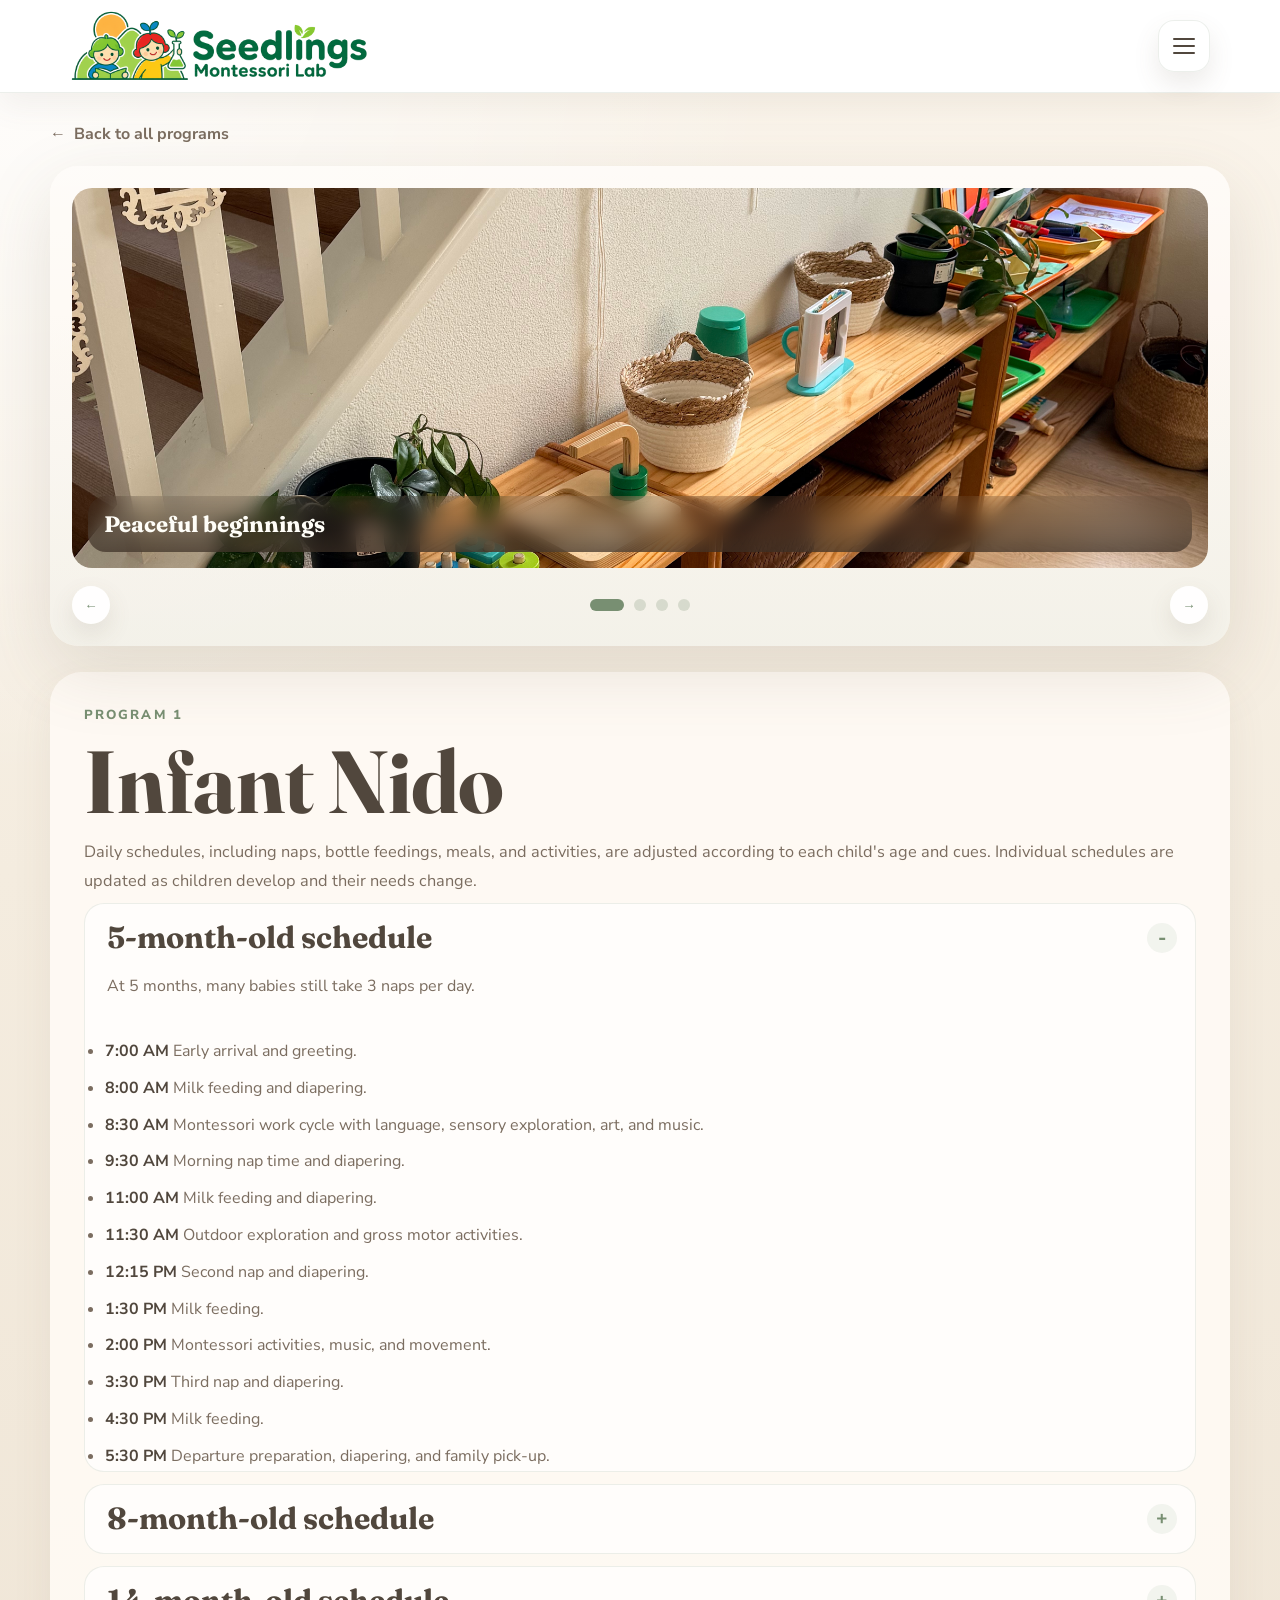
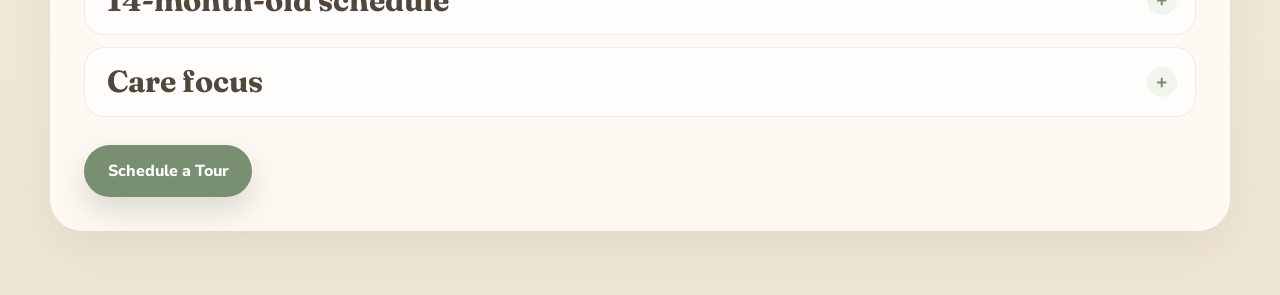
<file: infant-nido.html>
<!DOCTYPE html>
<html lang="en">
<head>
  <meta charset="UTF-8">
  <meta name="viewport" content="width=device-width, initial-scale=1.0">
  <title>Infant Nido | Seedlings Montessori Lab</title>
  <link rel="preconnect" href="https://fonts.googleapis.com">
  <link rel="preconnect" href="https://fonts.gstatic.com" crossorigin>
  <link href="https://fonts.googleapis.com/css2?family=Fraunces:opsz,wght@9..144,600;9..144,700&family=Nunito+Sans:wght@400;500;600;700;800&display=swap" rel="stylesheet">
  <link rel="stylesheet" href="styles.css">
</head>
<body class="program-body">
  <nav class="history-nav" aria-label="Page navigation">
    <button class="history-button menu-toggle" type="button" aria-expanded="false" aria-controls="site-menu-panel" aria-label="Open site menu">
      <span class="menu-bar"></span>
      <span class="menu-bar"></span>
      <span class="menu-bar"></span>
    </button>
    <div class="menu-panel" id="site-menu-panel">
      <div class="menu-panel-scroll">
        <a class="menu-link" href="index.html#top">Home</a>
        <details class="menu-group">
          <summary class="menu-group-summary">About Us</summary>
          <div class="menu-sublink-list">
            <a class="menu-link menu-sublink" href="vision.html">Vision</a>
            <a class="menu-link menu-sublink" href="staff.html">Staff</a>
            <a class="menu-link menu-sublink" href="gallery.html">Photo Gallery</a>
          </div>
        </details>
        <details class="menu-group">
          <summary class="menu-group-summary">Programs</summary>
          <div class="menu-sublink-list">
            <a class="menu-link menu-sublink" href="infant-nido.html">Infant Nido</a>
            <a class="menu-link menu-sublink" href="toddler-community.html">Toddler Community</a>
            <a class="menu-link menu-sublink" href="practical-life-studio.html">Primary</a>
            <a class="menu-link menu-sublink" href="creative-discovery.html">Parent and Me</a>
            <a class="menu-link menu-sublink" href="outdoor-explorers.html">Outdoor Explorer</a>
          </div>
        </details>
        <a class="menu-link" href="index.html#admission">Admission</a>
        <a class="menu-link" href="index.html#tuition">Tuition</a>
        <a class="menu-link" href="index.html#calendar">Calendar</a>
        <a class="menu-link" href="index.html#lunch-menu">Lunch Menu</a>
        <a class="menu-link" href="index.html#schedule-tour">Schedule a Tour</a>
      </div>
    </div>
  </nav>
  <div class="page-shell subpage-shell">
    <header class="site-header program-header">
      <a class="brand" href="index.html#top" aria-label="Seedlings Montessori Lab Home">
        <img src="images/logo.png" alt="Seedlings Montessori Lab logo">
      </a>
    </header>

    <main class="program-page">
      <a class="page-back" href="index.html#programs">Back to all programs</a>
      <section class="program-detail-layout">
        <section class="gallery-card gallery-root program-gallery" aria-label="Infant Nido gallery">
          <div class="gallery-track">
            <article class="slide active">
              <a class="program-image-link" href="https://www.instagram.com/p/DUvzh-PDy3f/" aria-label="Open Instagram post">
                <img src="images/Infat%20Nido/1.jpg" alt="Soft infant classroom with floor work and natural light" loading="eager" decoding="async">
                <div class="slide-caption">
                  <span>Peaceful beginnings</span>
                  <p>Care routines, floor play, and bonding follow each child's rhythm.</p>
                </div>
              </a>
            </article>
            <article class="slide">
              <a class="program-image-link" href="https://www.instagram.com/p/DUvzh-PDy3f/" aria-label="Open Instagram post">
                <img src="images/Infat%20Nido/2.jpg" alt="Caregiver guiding a sensory activity for infants" loading="lazy" decoding="async">
                <div class="slide-caption">
                  <span>Freedom of movement</span>
                  <p>Crawling, cruising, walking, songs, naming, and sensory work unfold at a gentle pace.</p>
                </div>
              </a>
            </article>
            <article class="slide">
              <a class="program-image-link" href="https://www.instagram.com/p/DUvzh-PDy3f/" aria-label="Open Instagram post">
                <img src="images/Infat%20Nido/3.jpg" alt="Infants and caregivers during a gentle morning routine" loading="lazy" decoding="async">
                <div class="slide-caption">
                  <span>Individualized rest</span>
                  <p>Feeding, diapering, sleep, and re-entry are handled calmly and respectfully.</p>
                </div>
              </a>
            </article>
            <article class="slide">
              <a class="program-image-link" href="https://www.instagram.com/p/DUvzh-PDy3f/" aria-label="Open Instagram post">
                <img src="images/Infat%20Nido/4.jpg" alt="Infant Nido Montessori materials and gentle care space" loading="lazy" decoding="async">
                <div class="slide-caption">
                  <span>Responsive care</span>
                  <p>A calm environment supports secure attachment, exploration, and early independence.</p>
                </div>
              </a>
            </article>
          </div>

          <div class="gallery-controls" aria-label="Slideshow controls">
            <button class="gallery-button" type="button" data-direction="prev" aria-label="Previous slide">&#8592;</button>
            <div class="gallery-dots" role="tablist" aria-label="Select slide">
              <button class="dot active" type="button" aria-label="Show slide 1" aria-pressed="true"></button>
              <button class="dot" type="button" aria-label="Show slide 2" aria-pressed="false"></button>
              <button class="dot" type="button" aria-label="Show slide 3" aria-pressed="false"></button>
              <button class="dot" type="button" aria-label="Show slide 4" aria-pressed="false"></button>
            </div>
            <button class="gallery-button" type="button" data-direction="next" aria-label="Next slide">&#8594;</button>
          </div>
        </section>

        <article class="program-copy-card program-accordion-card">
          <p class="eyebrow">Program 1</p>
          <h1>Infant Nido</h1>
          <p class="program-summary">
            Daily schedules, including naps, bottle feedings, meals, and activities, are adjusted
            according to each child's age and cues. Individual schedules are updated as children
            develop and their needs change.
          </p>
          <div class="program-accordion">
            <details class="program-panel" open>
              <summary>5-month-old schedule</summary>
              <p>At 5 months, many babies still take 3 naps per day.</p>
              <ul class="time-list">
                <li><strong>7:00 AM</strong> Early arrival and greeting.</li>
                <li><strong>8:00 AM</strong> Milk feeding and diapering.</li>
                <li><strong>8:30 AM</strong> Montessori work cycle with language, sensory exploration, art, and music.</li>
                <li><strong>9:30 AM</strong> Morning nap time and diapering.</li>
                <li><strong>11:00 AM</strong> Milk feeding and diapering.</li>
                <li><strong>11:30 AM</strong> Outdoor exploration and gross motor activities.</li>
                <li><strong>12:15 PM</strong> Second nap and diapering.</li>
                <li><strong>1:30 PM</strong> Milk feeding.</li>
                <li><strong>2:00 PM</strong> Montessori activities, music, and movement.</li>
                <li><strong>3:30 PM</strong> Third nap and diapering.</li>
                <li><strong>4:30 PM</strong> Milk feeding.</li>
                <li><strong>5:30 PM</strong> Departure preparation, diapering, and family pick-up.</li>
              </ul>
            </details>
            <details class="program-panel">
              <summary>8-month-old schedule</summary>
              <p>At 8 months, most babies transition to 2 naps per day and begin eating more solid foods.</p>
              <ul class="time-list">
                <li><strong>7:00 AM</strong> Arrival, greeting, and milk feeding.</li>
                <li><strong>8:00 AM</strong> Breakfast with solids.</li>
                <li><strong>8:30 AM</strong> Montessori work cycle with language, sensory exploration, art, and music.</li>
                <li><strong>9:30 AM</strong> Morning nap time and diapering.</li>
                <li><strong>11:00 AM</strong> Milk feeding.</li>
                <li><strong>11:30 AM</strong> Outdoor exploration, gross motor activities, and diapering.</li>
                <li><strong>12:30 PM</strong> Lunch with solids.</li>
                <li><strong>1:30 PM</strong> Afternoon nap and diapering.</li>
                <li><strong>4:00 PM</strong> Outdoor play, sensory experiences, social interactions, and diapering.</li>
                <li><strong>5:00 PM</strong> Montessori activities, music and movement, or food preparation experiences.</li>
                <li><strong>5:30 PM</strong> Departure preparation, diapering, and family pick-up.</li>
              </ul>
            </details>
            <details class="program-panel">
              <summary>14-month-old schedule</summary>
              <ul class="time-list">
                <li><strong>7:00 AM</strong> Arrival, greeting, and breakfast.</li>
                <li><strong>8:00 AM</strong> Outdoor exploration and gross motor activities.</li>
                <li><strong>9:00 AM</strong> Montessori work cycle with practical life, language, sensory exploration, art, and music.</li>
                <li><strong>10:00 AM</strong> Morning snack, water, and diapering.</li>
                <li><strong>10:30 AM</strong> Nap time.</li>
                <li><strong>12:15 PM</strong> Lunch.</li>
                <li><strong>12:45 PM</strong> Diapering, books, songs, and quiet activities.</li>
                <li><strong>1:30 PM</strong> Outdoor play, gardening, sensory experiences, and social interactions.</li>
                <li><strong>2:30 PM</strong> Afternoon snack.</li>
                <li><strong>3:00 PM</strong> Rest or a short afternoon nap, depending on the child's individual schedule.</li>
                <li><strong>4:00 PM</strong> Montessori activities, music and movement, or food preparation experiences.</li>
                <li><strong>5:00 PM</strong> Departure preparation, quiet play, and family pick-up.</li>
              </ul>
            </details>
            <details class="program-panel">
              <summary>Care focus</summary>
              <p>
                Our infant program provides far more than loving care. We nurture each child's
                cognitive, social, emotional, and physical development through a respectful,
                individualized, and relationship-based authentic Montessori approach.
              </p>
              <p>
                Each baby's daily schedule, including naps, feedings, and activities, is thoughtfully
                adjusted according to their age, developmental stage, and individual needs.
              </p>
              <ul class="detail-list">
                <li>Intellectual and social development through age-appropriate Montessori experiences and meaningful interactions.</li>
                <li>Gentle, no-tears sleep guidance that respects each child's temperament and developmental readiness.</li>
                <li>Free Montessori-at-home support to help families extend independence and learning into the home environment.</li>
                <li>Free Parent and Me class guidance for creating a prepared home environment tailored to each child's needs.</li>
                <li>Individualized support for feeding, transitions, routines, and other family-specific challenges.</li>
              </ul>
              <p>
                We partner closely with parents to provide exceptional care, practical guidance,
                encouragement, and support that helps the entire family thrive.
              </p>
            </details>
          </div>
          <a class="button primary" href="index.html#contact">Schedule a Tour</a>
        </article>
      </section>
    </main>
  </div>

  <script src="script.js"></script>
</body>
</html>
</file>
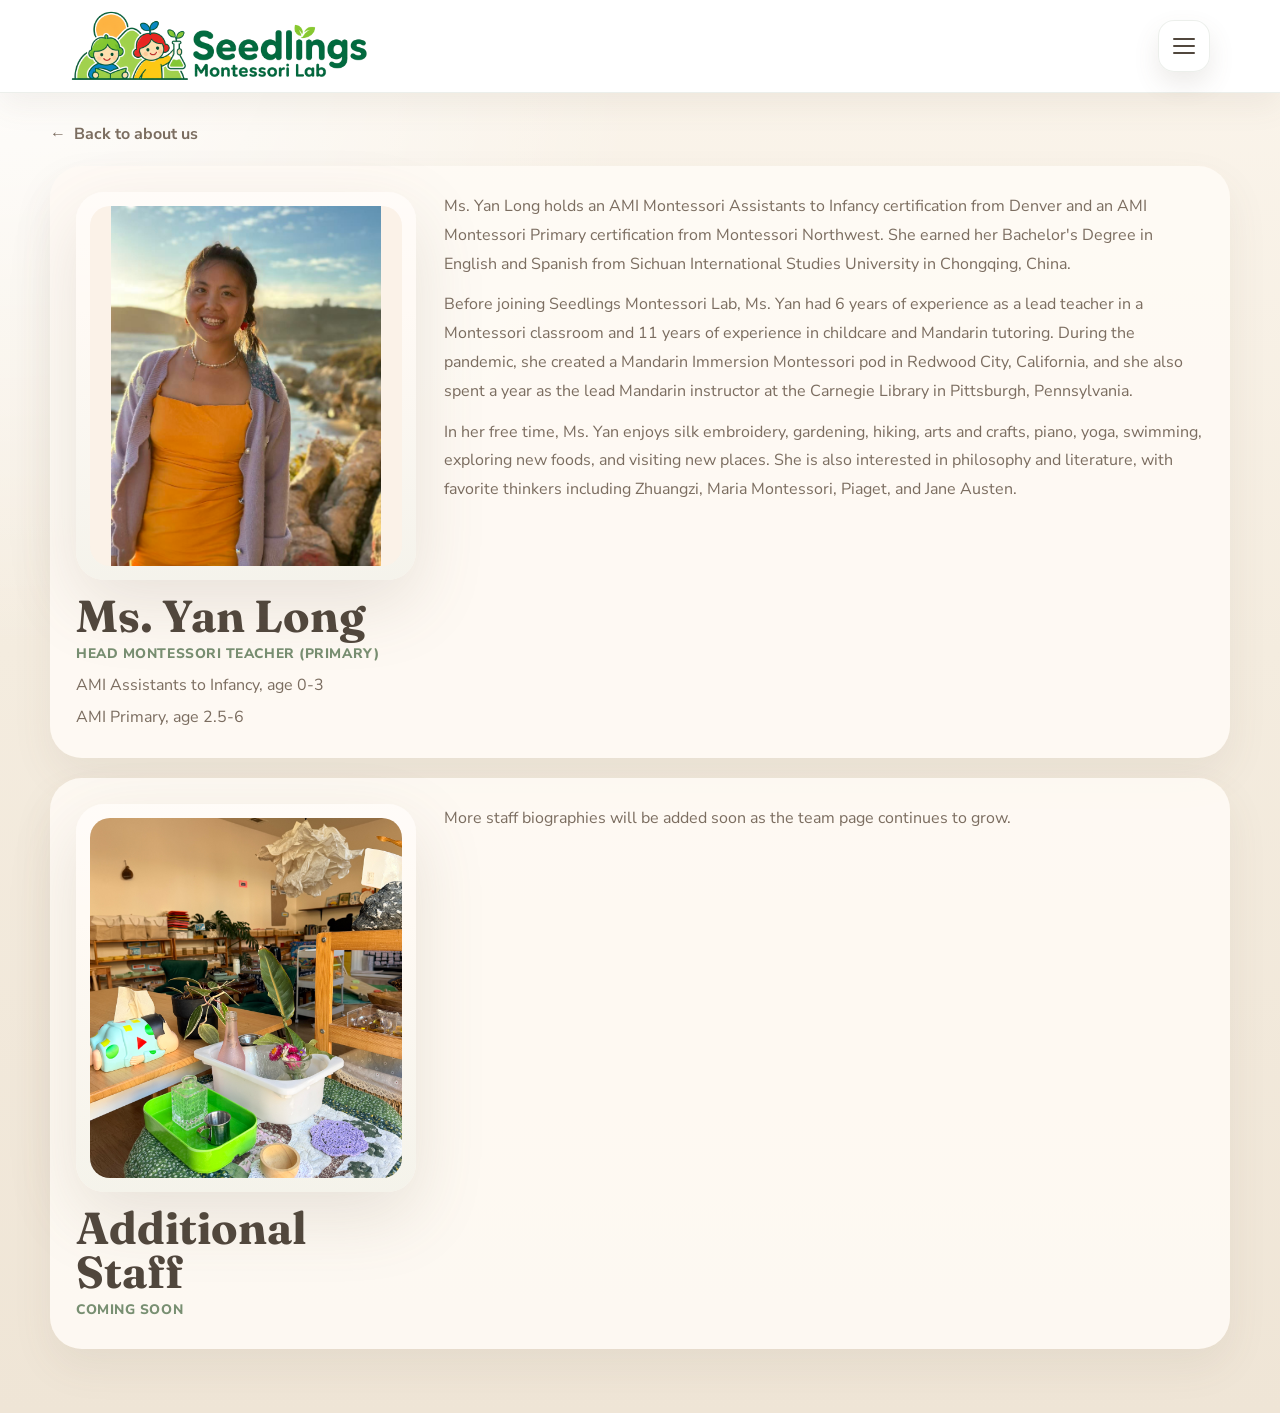
<file: staff.html>
<!DOCTYPE html>
<html lang="en">
<head>
  <meta charset="UTF-8">
  <meta name="viewport" content="width=device-width, initial-scale=1.0">
  <title>Staff | Seedlings Montessori Lab</title>
  <link rel="preconnect" href="https://fonts.googleapis.com">
  <link rel="preconnect" href="https://fonts.gstatic.com" crossorigin>
  <link href="https://fonts.googleapis.com/css2?family=Fraunces:opsz,wght@9..144,600;9..144,700&family=Nunito+Sans:wght@400;500;600;700;800&display=swap" rel="stylesheet">
  <link rel="stylesheet" href="styles.css">
</head>
<body class="program-body">
  <nav class="history-nav" aria-label="Page navigation">
    <button class="history-button menu-toggle" type="button" aria-expanded="false" aria-controls="site-menu-panel" aria-label="Open site menu">
      <span class="menu-bar"></span>
      <span class="menu-bar"></span>
      <span class="menu-bar"></span>
    </button>
    <div class="menu-panel" id="site-menu-panel">
      <div class="menu-panel-scroll">
        <a class="menu-link" href="index.html#top">Home</a>
        <details class="menu-group">
          <summary class="menu-group-summary">About Us</summary>
          <div class="menu-sublink-list">
            <a class="menu-link menu-sublink" href="vision.html">Vision</a>
            <a class="menu-link menu-sublink" href="staff.html">Staff</a>
            <a class="menu-link menu-sublink" href="gallery.html">Photo Gallery</a>
          </div>
        </details>
        <details class="menu-group">
          <summary class="menu-group-summary">Programs</summary>
          <div class="menu-sublink-list">
            <a class="menu-link menu-sublink" href="infant-nido.html">Infant Nido</a>
            <a class="menu-link menu-sublink" href="toddler-community.html">Toddler Community</a>
            <a class="menu-link menu-sublink" href="practical-life-studio.html">Primary</a>
            <a class="menu-link menu-sublink" href="creative-discovery.html">Parent and Me</a>
            <a class="menu-link menu-sublink" href="outdoor-explorers.html">Outdoor Explorer</a>
          </div>
        </details>
        <a class="menu-link" href="index.html#admission">Admission</a>
        <a class="menu-link" href="index.html#tuition">Tuition</a>
        <a class="menu-link" href="index.html#calendar">Calendar</a>
        <a class="menu-link" href="index.html#lunch-menu">Lunch Menu</a>
        <a class="menu-link" href="index.html#schedule-tour">Schedule a Tour</a>
      </div>
    </div>
  </nav>
  <div class="page-shell subpage-shell">
    <header class="site-header program-header">
      <a class="brand" href="index.html#top" aria-label="Seedlings Montessori Lab Home">
        <img src="images/logo.png" alt="Seedlings Montessori Lab logo">
      </a>
    </header>

    <main class="program-page">
      <a class="page-back" href="index.html#about">Back to about us</a>
      <section class="staff-page">
        <article class="staff-card">
          <div class="staff-media">
            <section class="gallery-card gallery-root staff-gallery" aria-label="Head Montessori teacher photo gallery">
              <div class="gallery-track">
                <article class="slide active">
                  <img class="staff-portrait-image" src="images/staff/yan_long.jpg" alt="Ms. Yan Long, Head Montessori Teacher" loading="eager" decoding="async">
                </article>
              </div>
            </section>
            <div class="staff-meta">
              <h2>Ms. Yan Long</h2>
              <p class="staff-role">Head Montessori Teacher (Primary)</p>
              <p class="staff-contact">AMI Assistants to Infancy, age 0-3</p>
              <p class="staff-contact">AMI Primary, age 2.5-6</p>
            </div>
          </div>
          <div class="staff-copy">
            <p>
              Ms. Yan Long holds an AMI Montessori Assistants to Infancy certification from Denver
              and an AMI Montessori Primary certification from Montessori Northwest. She earned her
              Bachelor's Degree in English and Spanish from Sichuan International Studies University
              in Chongqing, China.
            </p>
            <p>
              Before joining Seedlings Montessori Lab, Ms. Yan had 6 years of experience as a lead
              teacher in a Montessori classroom and 11 years of experience in childcare and Mandarin
              tutoring. During the pandemic, she created a Mandarin Immersion Montessori pod in
              Redwood City, California, and she also spent a year as the lead Mandarin instructor at
              the Carnegie Library in Pittsburgh, Pennsylvania.
            </p>
            <p>
              In her free time, Ms. Yan enjoys silk embroidery, gardening, hiking, arts and crafts,
              piano, yoga, swimming, exploring new foods, and visiting new places. She is also
              interested in philosophy and literature, with favorite thinkers including Zhuangzi,
              Maria Montessori, Piaget, and Jane Austen.
            </p>
          </div>
        </article>

        <article class="staff-card">
          <div class="staff-media">
            <section class="gallery-card gallery-root staff-gallery" aria-label="Additional staff photo gallery">
              <div class="gallery-track">
                <article class="slide active">
                  <img src="images/Gallery/4.jpg" alt="Prepared Montessori classroom environment" loading="eager" decoding="async">
                </article>
              </div>
            </section>
            <div class="staff-meta">
              <h2>Additional Staff</h2>
              <p class="staff-role">Coming Soon</p>
            </div>
          </div>
          <div class="staff-copy">
            <p>
              More staff biographies will be added soon as the team page continues to grow.
            </p>
          </div>
        </article>
      </section>
    </main>
  </div>

  <script src="script.js"></script>
</body>
</html>
</file>
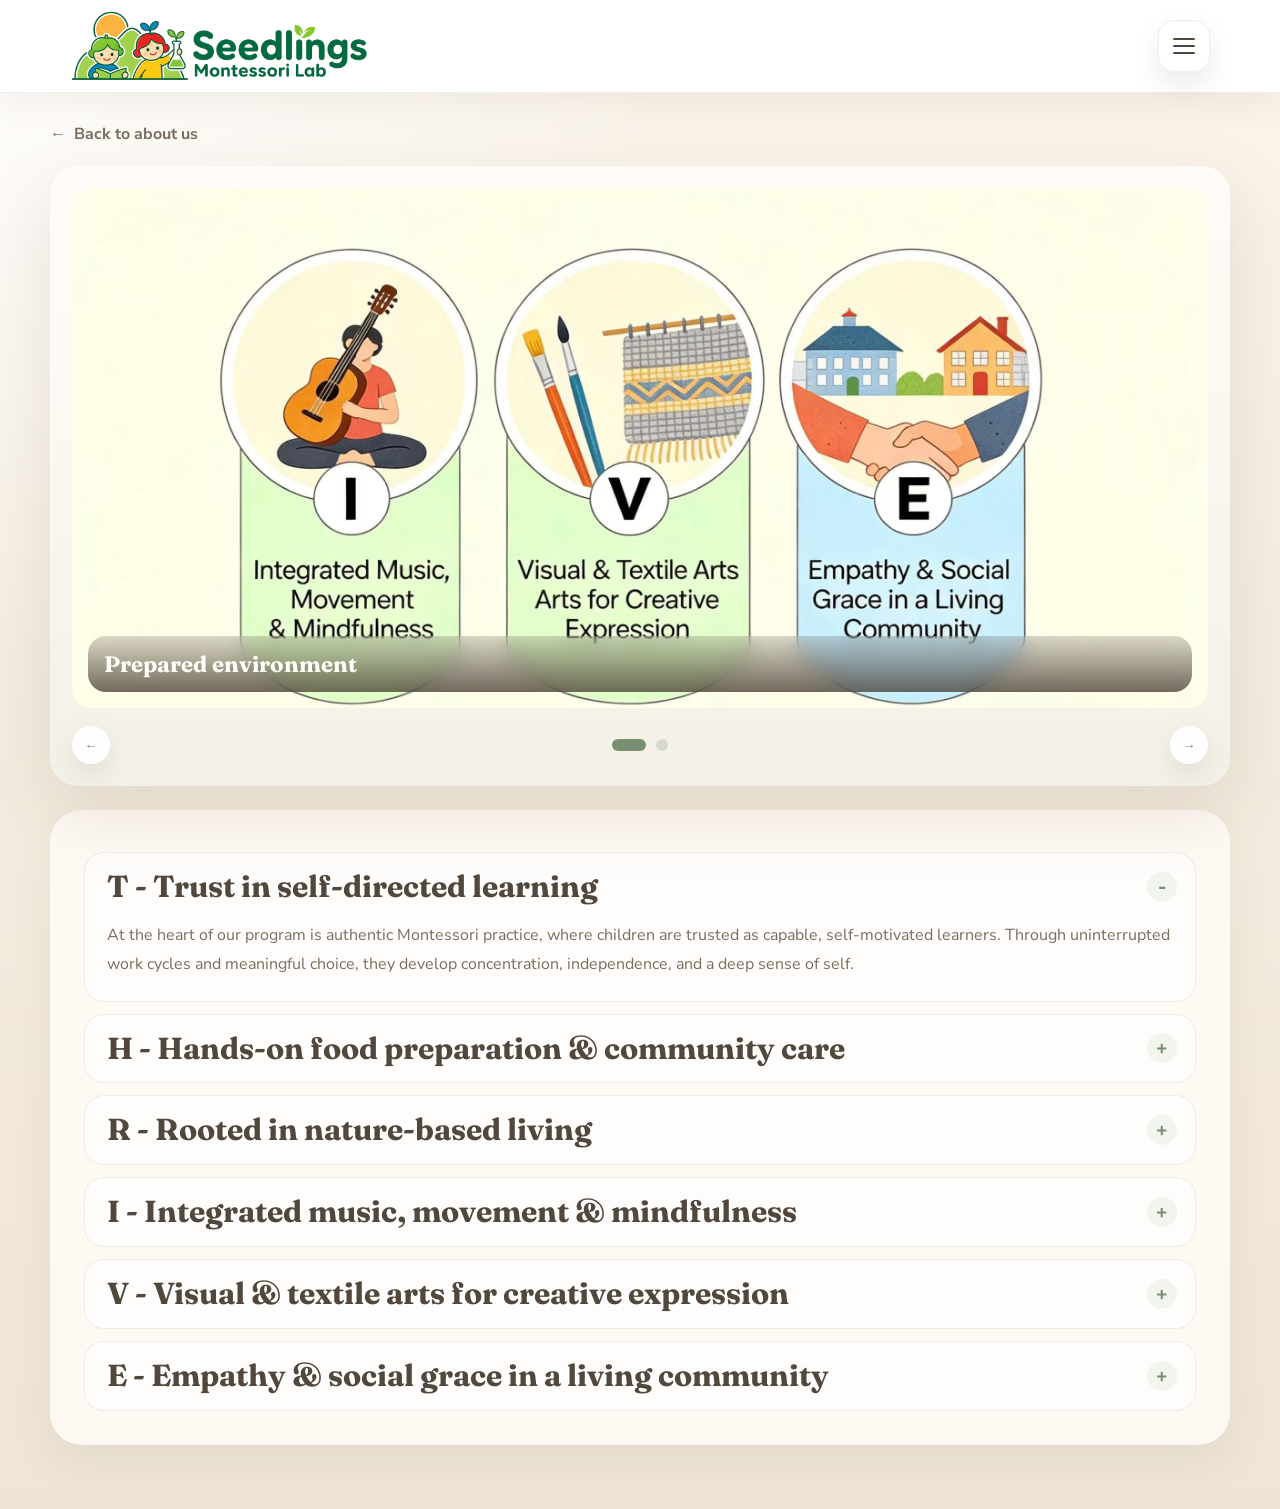
<file: vision.html>
<!DOCTYPE html>
<html lang="en">
<head>
  <meta charset="UTF-8">
  <meta name="viewport" content="width=device-width, initial-scale=1.0">
  <title>Vision | Seedlings Montessori Lab</title>
  <link rel="preconnect" href="https://fonts.googleapis.com">
  <link rel="preconnect" href="https://fonts.gstatic.com" crossorigin>
  <link href="https://fonts.googleapis.com/css2?family=Fraunces:opsz,wght@9..144,600;9..144,700&family=Nunito+Sans:wght@400;500;600;700;800&display=swap" rel="stylesheet">
  <link rel="stylesheet" href="styles.css">
</head>
<body class="program-body">
  <nav class="history-nav" aria-label="Page navigation">
    <button class="history-button menu-toggle" type="button" aria-expanded="false" aria-controls="site-menu-panel" aria-label="Open site menu">
      <span class="menu-bar"></span>
      <span class="menu-bar"></span>
      <span class="menu-bar"></span>
    </button>
    <div class="menu-panel" id="site-menu-panel">
      <div class="menu-panel-scroll">
        <a class="menu-link" href="index.html#top">Home</a>
        <details class="menu-group">
          <summary class="menu-group-summary">About Us</summary>
          <div class="menu-sublink-list">
            <a class="menu-link menu-sublink" href="vision.html">Vision</a>
            <a class="menu-link menu-sublink" href="staff.html">Staff</a>
            <a class="menu-link menu-sublink" href="gallery.html">Photo Gallery</a>
          </div>
        </details>
        <details class="menu-group">
          <summary class="menu-group-summary">Programs</summary>
          <div class="menu-sublink-list">
            <a class="menu-link menu-sublink" href="infant-nido.html">Infant Nido</a>
            <a class="menu-link menu-sublink" href="toddler-community.html">Toddler Community</a>
            <a class="menu-link menu-sublink" href="practical-life-studio.html">Primary</a>
            <a class="menu-link menu-sublink" href="creative-discovery.html">Parent and Me</a>
            <a class="menu-link menu-sublink" href="outdoor-explorers.html">Outdoor Explorer</a>
          </div>
        </details>
        <a class="menu-link" href="index.html#admission">Admission</a>
        <a class="menu-link" href="index.html#tuition">Tuition</a>
        <a class="menu-link" href="index.html#calendar">Calendar</a>
        <a class="menu-link" href="index.html#lunch-menu">Lunch Menu</a>
        <a class="menu-link" href="index.html#schedule-tour">Schedule a Tour</a>
      </div>
    </div>
  </nav>
  <div class="page-shell subpage-shell">
    <header class="site-header program-header">
      <a class="brand" href="index.html#top" aria-label="Seedlings Montessori Lab Home">
        <img src="images/logo.png" alt="Seedlings Montessori Lab logo">
      </a>
    </header>

    <main class="program-page">
      <a class="page-back" href="index.html#about">Back to about us</a>
      <section class="vision-page">
        <article class="gallery-card gallery-root vision-hero-card vision-gallery" aria-label="Vision photo gallery">
          <div class="gallery-track">
            <article class="slide active">
              <img src="images/Vision/1.jpg" alt="Prepared classroom with warm Montessori-inspired materials" loading="eager" decoding="async">
              <div class="slide-caption">
                <span>Prepared environment</span>
                <p>A warm, beautiful space where independence and concentration can take root.</p>
              </div>
            </article>
            <article class="slide">
              <img src="images/Vision/2.jpg" alt="Children learning in a warm Montessori environment" loading="lazy" decoding="async">
              <div class="slide-caption">
                <span>Whole-child vision</span>
                <p>Children grow through trust, hands-on work, nature, creativity, and community.</p>
              </div>
            </article>
          </div>

          <div class="gallery-controls" aria-label="Slideshow controls">
            <button class="gallery-button" type="button" data-direction="prev" aria-label="Previous slide">&#8592;</button>
            <div class="gallery-dots" role="tablist" aria-label="Select slide">
              <button class="dot active" type="button" aria-label="Show slide 1" aria-pressed="true"></button>
              <button class="dot" type="button" aria-label="Show slide 2" aria-pressed="false"></button>
            </div>
            <button class="gallery-button" type="button" data-direction="next" aria-label="Next slide">&#8594;</button>
          </div>
        </article>
        <article class="program-copy-card vision-copy-card">
          <div class="program-accordion vision-accordion">
            <details class="program-panel" open>
              <summary>T - Trust in self-directed learning</summary>
              <p>
                At the heart of our program is authentic Montessori practice, where children are
                trusted as capable, self-motivated learners. Through uninterrupted work cycles and
                meaningful choice, they develop concentration, independence, and a deep sense of self.
              </p>
            </details>
            <details class="program-panel">
              <summary>H - Hands-on food preparation & community care</summary>
              <p>
                Food is a powerful connector in our environment. Children wash, slice, bake,
                stir-fry, and prepare food together, building coordination, patience, gratitude,
                and meaningful social bonds through shared community experiences.
              </p>
            </details>
            <details class="program-panel">
              <summary>R - Rooted in nature-based living</summary>
              <p>
                Our living environment includes gardens, fruit trees, flowers, and small animals.
                Children plant, harvest, and care for life throughout the seasons, developing
                responsibility, environmental awareness, and a grounded sense of belonging.
              </p>
            </details>
            <details class="program-panel">
              <summary>I - Integrated music, movement & mindfulness</summary>
              <p>
                Live piano music, rhythm play, yoga, dance, and storytelling are woven into the daily
                rhythm of school. These experiences support coordination, emotional regulation,
                imagination, and joyful self-expression.
              </p>
            </details>
            <details class="program-panel">
              <summary>V - Visual & textile arts for creative expression</summary>
              <p>
                Children explore purposeful artistic work through weaving, sewing, beading,
                design, and hands-on visual art. These processes build patience, precision,
                problem-solving, and pride in craftsmanship.
              </p>
            </details>
            <details class="program-panel">
              <summary>E - Empathy & social grace in a living community</summary>
              <p>
                In our mixed-age, collaborative environment, children practice kindness, patience,
                cooperation, and communication every day. These lived experiences shape not only how
                they learn, but also who they become.
              </p>
            </details>
          </div>
        </article>
      </section>
    </main>
  </div>
  <script src="script.js"></script>
</body>
</html>
</file>
<file: styles.css>
:root {
  --bg: #f5efe3;
  --bg-soft: #fbf7f0;
  --sand: #e7dac3;
  --section-bg: #f6ead8;
  --section-card: #fffdf8;
  --section-accent: #f4e3cb;
  --section-accent-strong: #ead0ad;
  --section-border: rgba(143, 96, 53, 0.24);
  --section-line: rgba(143, 96, 53, 0.18);
  --section-row-a: #fffaf2;
  --section-row-b: #f8eedf;
  --sage: #b8c8b1;
  --sage-deep: #788f72;
  --rose: #e6c8bb;
  --text: #51473d;
  --muted: #7b6d60;
  --white: #ffffff;
  --shadow: 0 24px 70px rgba(108, 93, 72, 0.15);
}

* {
  box-sizing: border-box;
}

html {
  scroll-behavior: smooth;
}

body {
  margin: 0;
  min-height: 100vh;
  font-family: "Nunito Sans", "Nunito", sans-serif;
  color: var(--text);
  background:
    radial-gradient(circle at top left, rgba(255, 255, 255, 0.85), transparent 35%),
    linear-gradient(180deg, #f8f2e8 0%, var(--bg) 42%, #f2eadf 100%);
}

.history-nav {
  position: fixed;
  top: 0;
  left: 0;
  right: 0;
  z-index: 20;
  display: flex;
  align-items: center;
  justify-content: space-between;
  gap: 18px;
  min-height: 84px;
  padding: 10px max(16px, calc((100vw - 1180px) / 2 + 20px));
  border-radius: 0;
  background: rgba(255, 255, 255, 0.96);
  border-bottom: 1px solid rgba(120, 143, 114, 0.14);
  box-shadow: 0 12px 30px rgba(108, 93, 72, 0.08);
  backdrop-filter: blur(14px);
}

.history-nav::before {
  content: "";
  flex: 0 0 auto;
  width: 300px;
  height: 72px;
  background: url("images/logo_row_transparent.png") left center / contain no-repeat;
}

.history-nav.is-open .menu-panel {
  display: block;
}

.history-button {
  border: none;
  flex: 0 0 auto;
  width: 52px;
  height: 52px;
  padding: 0;
  border-radius: 16px;
  background: rgba(255, 255, 255, 0.94);
  color: var(--text);
  font-family: inherit;
  font-size: 0.9rem;
  font-weight: 800;
  cursor: pointer;
  transition: transform 180ms ease, background 180ms ease, box-shadow 180ms ease;
  border: 1px solid rgba(120, 143, 114, 0.14);
  box-shadow: 0 12px 26px rgba(108, 93, 72, 0.12);
  backdrop-filter: blur(12px);
}

.menu-toggle {
  display: inline-flex;
  flex-direction: column;
  align-items: center;
  justify-content: center;
  gap: 5px;
}

.menu-toggle::before {
  content: none;
}

.menu-bar {
  display: block;
  width: 22px;
  height: 2px;
  border-radius: 999px;
  background: var(--text);
}

.menu-panel {
  position: absolute;
  top: calc(100% + 10px);
  right: max(16px, calc((100vw - 1180px) / 2 + 20px));
  display: none;
  width: min(300px, calc(100vw - 24px));
  padding: 10px;
  border-radius: 24px;
  background: rgba(255, 251, 245, 0.82);
  border: 1px solid rgba(120, 143, 114, 0.14);
  box-shadow: 0 12px 26px rgba(108, 93, 72, 0.12);
  backdrop-filter: blur(12px);
}

.menu-panel-scroll {
  display: grid;
  gap: 8px;
  max-height: min(70vh, 430px);
  overflow-y: auto;
  padding-right: 4px;
}

.menu-group {
  display: block;
}

.menu-group-summary {
  position: relative;
  display: block;
  padding: 12px 44px 12px 14px;
  border-radius: 16px;
  background: rgba(255, 255, 255, 0.7);
  color: var(--text);
  font-weight: 700;
  line-height: 1.3;
  cursor: pointer;
  list-style: none;
  transition: background 180ms ease, transform 180ms ease;
}

.menu-group-summary::-webkit-details-marker {
  display: none;
}

.menu-group-summary::after {
  content: "\25B6";
  position: absolute;
  right: 14px;
  top: 50%;
  font-size: 0.72rem;
  color: var(--muted);
  transform: translateY(-50%);
}

.menu-group[open] .menu-group-summary::after {
  content: "\25BC";
}

.menu-sublink-list {
  display: grid;
  gap: 8px;
  padding: 8px 0 0 12px;
}

.menu-link {
  display: block;
  padding: 12px 14px;
  border-radius: 16px;
  background: rgba(255, 255, 255, 0.7);
  color: var(--text);
  font-weight: 700;
  line-height: 1.3;
  transition: background 180ms ease, transform 180ms ease;
}

.menu-sublink {
  padding-left: 18px;
  font-size: 0.94rem;
  color: var(--muted);
}

.history-button:hover,
.menu-group-summary:hover,
.menu-link:hover {
  transform: translateY(-1px);
  background: rgba(255, 255, 255, 0.96);
  box-shadow: 0 10px 20px rgba(108, 93, 72, 0.1);
}

.history-button:hover {
  background: rgba(255, 255, 255, 1);
}

.history-button:focus-visible,
.menu-group-summary:focus-visible,
.menu-link:focus-visible {
  outline: 3px solid rgba(120, 143, 114, 0.35);
  outline-offset: 3px;
}

img {
  display: block;
  max-width: 100%;
}

[id] {
  scroll-margin-top: 110px;
}

a {
  color: inherit;
  text-decoration: none;
}

.page-shell {
  width: min(100% - 20px, 760px);
  margin: 0 auto;
  padding: 116px 0 48px;
}

.site-header {
  display: none;
  flex-direction: column;
  align-items: flex-start;
  gap: 16px;
  padding: 6px 0 18px;
}

.site-header > .brand {
  display: none;
}

.brand {
  width: 74px;
  height: 74px;
  display: inline-flex;
  align-items: center;
  justify-content: center;
  border-radius: 24px;
  background: linear-gradient(145deg, rgba(184, 200, 177, 0.82), rgba(230, 200, 187, 0.9));
  box-shadow: 0 16px 36px rgba(120, 143, 114, 0.2);
}

.brand img {
  width: 44px;
  height: 44px;
  object-fit: contain;
}

.site-nav {
  display: grid;
  grid-template-columns: repeat(2, minmax(0, 1fr));
  width: 100%;
  gap: 10px;
  padding: 10px;
  border-radius: 22px;
  background: rgba(255, 251, 245, 0.75);
  border: 1px solid rgba(120, 143, 114, 0.12);
  backdrop-filter: blur(12px);
}

.site-nav::-webkit-scrollbar {
  display: none;
}

.site-nav a {
  min-width: 0;
  padding: 8px 12px;
  border-radius: 999px;
  background: rgba(255, 255, 255, 0.56);
  color: var(--muted);
  font-size: 0.92rem;
  font-weight: 600;
  letter-spacing: 0.02em;
  text-align: center;
}

.site-nav a:last-child {
  grid-column: 1 / -1;
}

.hero {
  display: flex;
  flex-direction: column;
  gap: 18px;
}

.hero-copy {
  padding: 6px 2px 0;
}

.eyebrow {
  margin: 0 0 14px;
  color: var(--sage-deep);
  font-size: 0.82rem;
  font-weight: 800;
  letter-spacing: 0.16em;
  text-transform: uppercase;
}

h1,
h2 {
  margin: 0;
  font-family: "Fraunces", Georgia, serif;
  font-weight: 700;
  line-height: 0.98;
}

h1 {
  font-size: clamp(2.9rem, 12vw, 5.5rem);
}

h2 {
  font-size: clamp(2rem, 8vw, 3.4rem);
}

.hero-text,
.info-card p,
.accent-card li {
  font-size: 1rem;
  line-height: 1.8;
  color: var(--muted);
}

.hero-actions {
  display: flex;
  flex-direction: column;
  flex-wrap: wrap;
  gap: 14px;
  margin-top: 28px;
}

.button {
  display: inline-flex;
  align-items: center;
  justify-content: center;
  width: 100%;
  min-height: 52px;
  padding: 0 20px;
  border-radius: 999px;
  font-weight: 800;
  transition: transform 180ms ease, box-shadow 180ms ease, background 180ms ease;
}

.button:hover {
  transform: translateY(-2px);
}

.button.primary {
  color: var(--white);
  background: var(--sage-deep);
  box-shadow: 0 14px 28px rgba(120, 143, 114, 0.26);
}

.button.secondary {
  color: var(--text);
  background: rgba(255, 255, 255, 0.7);
  border: 1px solid rgba(120, 143, 114, 0.16);
}

.button.primary:focus-visible,
.button.secondary:focus-visible,
.site-nav a:focus-visible,
.program-link-card:focus-visible,
.page-back:focus-visible,
.gallery-button:focus-visible,
.dot:focus-visible {
  outline: 3px solid rgba(120, 143, 114, 0.35);
  outline-offset: 4px;
}

.gallery-card {
  position: relative;
  width: 100%;
  padding: 14px;
  border-radius: 28px;
  background: rgba(255, 251, 246, 0.82);
  box-shadow: var(--shadow);
  overflow: hidden;
}

.gallery-card::before {
  content: "";
  position: absolute;
  inset: 0;
  background: linear-gradient(180deg, rgba(255, 255, 255, 0.35), transparent 30%, rgba(184, 200, 177, 0.14) 100%);
  pointer-events: none;
}

.gallery-track {
  position: relative;
  min-height: min(33vh, 280px);
}

.slide {
  position: absolute;
  inset: 0;
  display: grid;
  opacity: 0;
  transform: translateY(18px) scale(0.985);
  transition: opacity 420ms ease, transform 420ms ease;
  pointer-events: none;
}

.slide.active {
  opacity: 1;
  transform: translateY(0) scale(1);
  pointer-events: auto;
}

.slide img {
  width: 100%;
  aspect-ratio: 16 / 10;
  height: min(33vh, 280px);
  object-fit: cover;
  border-radius: 20px;
}

.slide-caption {
  position: absolute;
  left: 16px;
  right: 16px;
  bottom: 16px;
  padding: 14px 16px;
  border-radius: 18px;
  color: #fffef8;
  background: linear-gradient(180deg, rgba(60, 48, 38, 0.18), rgba(60, 48, 38, 0.72));
  backdrop-filter: blur(10px);
}

.slide-caption span {
  display: block;
  font-family: "Fraunces", Georgia, serif;
  font-weight: 700;
  font-size: 1.4rem;
  margin-bottom: 0;
}

.slide-caption p {
  display: none;
}

.gallery-controls {
  position: relative;
  z-index: 1;
  display: flex;
  align-items: center;
  justify-content: space-between;
  gap: 16px;
  margin-top: 18px;
}

.gallery-button,
.dot {
  border: none;
  cursor: pointer;
}

.gallery-button {
  width: 38px;
  height: 38px;
  border-radius: 50%;
  color: var(--sage-deep);
  background: rgba(255, 255, 255, 0.92);
  box-shadow: 0 10px 24px rgba(108, 93, 72, 0.12);
}

.gallery-dots {
  display: flex;
  flex-wrap: wrap;
  align-items: center;
  justify-content: center;
  gap: 10px;
}

.dot {
  width: 12px;
  height: 12px;
  padding: 0;
  border-radius: 999px;
  background: rgba(120, 143, 114, 0.24);
  transition: width 180ms ease, background 180ms ease;
}

.dot.active {
  width: 34px;
  background: var(--sage-deep);
}

.info-grid {
  display: grid;
  grid-template-columns: 1fr;
  gap: 18px;
  margin-top: 22px;
}

.info-card,
.contact-band {
  border-radius: 26px;
  padding: 22px 18px;
  background: rgba(255, 251, 246, 0.86);
  box-shadow: 0 16px 36px rgba(108, 93, 72, 0.08);
}

.accent-card {
  background: linear-gradient(145deg, rgba(184, 200, 177, 0.58), rgba(255, 251, 246, 0.9));
}

.accent-card ul {
  margin: 18px 0 0;
  padding-left: 22px;
  color: var(--text);
}

.programs-card {
  display: flex;
  flex-direction: column;
}

.program-intro {
  margin: 0;
}

.program-link-list {
  display: grid;
  gap: 12px;
  margin-top: 18px;
}

.program-link-card {
  display: grid;
  gap: 6px;
  padding: 16px;
  border-radius: 20px;
  background: rgba(255, 255, 255, 0.72);
  border: 1px solid rgba(120, 143, 114, 0.12);
  transition: transform 180ms ease, box-shadow 180ms ease, border-color 180ms ease;
}

.program-link-card:hover {
  transform: translateY(-2px);
  box-shadow: 0 16px 28px rgba(108, 93, 72, 0.1);
  border-color: rgba(120, 143, 114, 0.26);
}

.program-link-title {
  font-family: "Fraunces", Georgia, serif;
  font-weight: 700;
  font-size: 1.7rem;
  line-height: 1;
  color: var(--text);
}

.program-link-copy,
.program-link-arrow,
.program-summary,
.program-copy-block p,
.page-back {
  color: var(--muted);
  line-height: 1.75;
}

.program-link-arrow {
  font-size: 0.92rem;
  font-weight: 800;
  letter-spacing: 0.04em;
  text-transform: uppercase;
}

.about-card {
  display: flex;
  flex-direction: column;
}

.about-link-list {
  display: grid;
  gap: 12px;
  margin-top: 20px;
}

.contact-band {
  display: flex;
  flex-direction: column;
  align-items: center;
  justify-content: center;
  gap: 10px;
  margin-top: 18px;
  text-align: center;
}

.admission-band {
  display: grid;
  gap: 12px;
  margin-top: 18px;
  padding: 22px 18px;
  border-radius: 26px;
  background: rgba(255, 251, 246, 0.86);
  box-shadow: 0 16px 36px rgba(108, 93, 72, 0.08);
  text-align: center;
}

.admission-accordion {
  display: grid;
  gap: 12px;
  text-align: left;
}

.detail-band {
  display: grid;
  gap: 18px;
  margin-top: 18px;
  padding: 22px 18px;
  border-radius: 26px;
  background: var(--section-bg);
  border: 1px solid var(--section-line);
  box-shadow: 0 18px 42px rgba(108, 81, 52, 0.12);
}

#tuition.detail-band {
  --section-bg: #f7ead8;
  --section-card: #fffdf8;
  --section-accent: #f5e5ce;
  --section-accent-strong: #ead1ae;
  --section-border: rgba(143, 96, 53, 0.24);
  --section-line: rgba(143, 96, 53, 0.18);
}

#calendar.detail-band {
  --section-bg: #f6e7db;
  --section-card: #fffaf5;
  --section-accent: #f2dfd3;
  --section-accent-strong: #e8cbb8;
  --section-border: rgba(140, 86, 62, 0.23);
  --section-line: rgba(140, 86, 62, 0.17);
}

#lunch-menu.detail-band {
  --section-bg: #fbf0dc;
  --section-card: #fffdf7;
  --section-accent: #f8ecd8;
  --section-accent-strong: #efd9b8;
  --section-border: rgba(139, 96, 40, 0.18);
  --section-line: rgba(139, 96, 40, 0.13);
  --section-row-a: #fffbf4;
  --section-row-b: #fbf1e2;
}

.detail-band-header {
  display: grid;
  justify-items: center;
  gap: 10px;
  text-align: center;
}

.detail-grid {
  display: grid;
  gap: 12px;
}

.detail-item {
  padding: 18px;
  border-radius: 20px;
  background: var(--section-card);
  border: 1px solid var(--section-border);
  box-shadow: 0 10px 22px rgba(124, 84, 48, 0.08);
}

.detail-item h3 {
  margin: 0 0 8px;
  font-family: "Fraunces", Georgia, serif;
  font-weight: 700;
  font-size: 1.6rem;
  line-height: 1.05;
  color: var(--text);
}

.detail-item p,
.detail-item li {
  color: var(--muted);
  line-height: 1.75;
}

.detail-item p,
.detail-note {
  margin: 0;
}

.price-list,
.detail-list,
.time-list {
  margin: 14px 0 0;
  padding-left: 20px;
}

.price-list {
  display: grid;
  gap: 12px;
  padding-left: 0;
  list-style: none;
}

.price-list li {
  display: grid;
  gap: 3px;
  padding: 12px;
  border-radius: 16px;
  background: var(--section-accent);
  border: 1px solid var(--section-line);
}

.price-list span {
  color: var(--text);
  font-weight: 800;
}

.price-list strong {
  color: var(--sage-deep);
}

.price-list em {
  color: var(--muted);
  font-style: normal;
  font-size: 0.9rem;
}

.calendar-gallery {
  display: grid;
  gap: 14px;
  touch-action: pan-y;
}

.calendar-gallery-track {
  min-height: 500px;
}

.calendar-slide {
  align-content: start;
  gap: 14px;
  padding: 18px;
  border-radius: 20px;
  background: var(--section-card);
  border: 1px solid var(--section-border);
  box-shadow: 0 10px 22px rgba(124, 84, 48, 0.08);
}

.calendar-month-header {
  display: grid;
  gap: 6px;
  text-align: left;
}

.calendar-month-header h3 {
  margin: 0;
  font-family: "Fraunces", Georgia, serif;
  font-size: clamp(1.8rem, 7vw, 2.4rem);
  line-height: 1.05;
  color: var(--text);
}

.calendar-month-note {
  margin: 0;
  color: var(--muted);
  font-weight: 800;
  line-height: 1.45;
}

.calendar-weekdays,
.calendar-days {
  display: grid;
  grid-template-columns: repeat(7, minmax(0, 1fr));
  gap: 6px;
}

.calendar-weekdays span {
  color: var(--muted);
  font-size: 0.72rem;
  font-weight: 800;
  letter-spacing: 0.06em;
  text-align: center;
  text-transform: uppercase;
}

.calendar-blank,
.calendar-day {
  min-height: 42px;
  border-radius: 12px;
}

.calendar-day {
  position: relative;
  display: flex;
  align-items: center;
  justify-content: center;
  color: var(--text);
  background: #fffaf5;
  border: 1px solid rgba(140, 86, 62, 0.12);
  font-weight: 800;
}

.calendar-day.is-weekend {
  color: rgba(81, 71, 61, 0.72);
  background: #fbf1e9;
}

.calendar-day.is-closed {
  color: #805842;
  background: #f2dfd3;
  border-color: rgba(140, 86, 62, 0.32);
}

.calendar-day.is-closed::after,
.calendar-legend-mark::after {
  content: "";
  position: absolute;
  left: 18%;
  right: 18%;
  top: 50%;
  height: 2px;
  border-radius: 999px;
  background: rgba(128, 88, 66, 0.85);
  transform: rotate(-22deg);
}

.calendar-legend {
  display: inline-flex;
  align-items: center;
  justify-content: center;
  gap: 10px;
  margin: 0;
  color: var(--muted);
  font-size: 0.9rem;
  font-weight: 800;
  line-height: 1.4;
  text-align: center;
}

.calendar-legend-mark {
  position: relative;
  display: inline-flex;
  width: 30px;
  height: 30px;
  align-items: center;
  justify-content: center;
  flex: 0 0 auto;
  border-radius: 10px;
  color: #805842;
  background: #f2dfd3;
  border: 1px solid rgba(140, 86, 62, 0.32);
  font-size: 0.82rem;
}

.menu-accordion {
  margin-top: 0;
}

.menu-accordion .program-panel {
  border-color: var(--section-border);
  background: var(--section-card);
  box-shadow: 0 10px 22px rgba(124, 84, 48, 0.07);
}

.menu-accordion .program-panel summary {
  background: var(--section-accent);
  border-bottom: 1px solid var(--section-line);
}

.menu-accordion .program-panel:not([open]) summary {
  border-bottom: 0;
}

.menu-image-card {
  display: grid;
  gap: 12px;
  justify-items: center;
}

.menu-image-card h3 {
  margin: 0;
  font-family: "Fraunces", Georgia, serif;
  font-size: clamp(1.8rem, 7vw, 2.5rem);
  line-height: 1;
  color: var(--text);
}

.menu-image {
  display: block;
  width: min(100%, 920px);
  height: auto;
  border-radius: 24px;
  box-shadow: 0 12px 28px rgba(124, 84, 48, 0.09);
}

.menu-table-wrap {
  overflow-x: auto;
  padding: 0 18px 18px;
}

.menu-table {
  width: 100%;
  min-width: 560px;
  border-collapse: separate;
  border-spacing: 0;
  color: var(--muted);
  font-size: 0.95rem;
  line-height: 1.55;
  overflow: hidden;
  border: 1px solid var(--section-border);
  border-radius: 16px;
  background: var(--section-card);
}

.menu-table th,
.menu-table td {
  padding: 12px 10px;
  border-bottom: 1px solid var(--section-line);
  text-align: left;
  vertical-align: top;
}

.menu-table th {
  color: var(--text);
  font-size: 0.82rem;
  letter-spacing: 0.08em;
  text-transform: uppercase;
  background: var(--section-accent-strong);
}

.menu-table tbody tr:nth-child(odd) {
  background: var(--section-row-a);
}

.menu-table tbody tr:nth-child(even) {
  background: var(--section-row-b);
}

.menu-table tbody tr:last-child td {
  border-bottom: 0;
}

.menu-table td:first-child,
.menu-table td:nth-child(2) {
  color: var(--text);
  font-weight: 800;
}

.contact-line {
  margin: 0;
  color: var(--muted);
  line-height: 1.8;
  font-size: 0.98rem;
  font-weight: 700;
}

.social-links {
  display: flex;
  flex-wrap: wrap;
  justify-content: center;
  gap: 12px;
  margin-top: 4px;
}

.social-link {
  display: inline-flex;
  align-items: center;
  justify-content: center;
  width: 46px;
  height: 46px;
  border-radius: 999px;
  background: rgba(255, 255, 255, 0.8);
  border: 1px solid rgba(120, 143, 114, 0.14);
  box-shadow: 0 10px 20px rgba(108, 93, 72, 0.08);
  transition: transform 180ms ease, background 180ms ease, box-shadow 180ms ease;
}

.social-link:hover {
  transform: translateY(-2px);
  background: rgba(255, 255, 255, 0.96);
  box-shadow: 0 14px 26px rgba(108, 93, 72, 0.12);
}

.social-link:focus-visible {
  outline: 3px solid rgba(120, 143, 114, 0.35);
  outline-offset: 3px;
}

.social-link img {
  width: 22px;
  height: 22px;
}

.calendly-section {
  margin-top: 18px;
  padding: 6px;
  border-radius: 26px;
  background: rgba(255, 251, 246, 0.86);
  box-shadow: 0 16px 36px rgba(108, 93, 72, 0.08);
}

.calendly-inline-widget {
  width: 100%;
  min-width: 0 !important;
}

.calendly-header {
  display: grid;
  justify-items: center;
  gap: 10px;
  padding: 16px 12px 8px;
  text-align: center;
}

.section-title {
  margin-bottom: 0;
  font-size: 1.05rem;
  letter-spacing: 0.18em;
}

.section-description {
  margin: 0;
  color: var(--muted);
  font-size: 0.95rem;
  line-height: 1.7;
}

.calendly-header .section-title {
  margin-bottom: 0;
}

.program-body {
  background:
    radial-gradient(circle at top left, rgba(255, 255, 255, 0.88), transparent 34%),
    linear-gradient(180deg, #fbf5ec 0%, #f4ecdf 46%, #efe5d6 100%);
}

.subpage-shell {
  padding-bottom: 64px;
}

.program-header {
  display: none;
}

.program-page {
  display: grid;
  gap: 18px;
}

.page-back {
  display: inline-flex;
  align-items: center;
  gap: 8px;
  width: fit-content;
  font-weight: 700;
}

.page-back::before {
  content: "\2190";
}

.program-detail-layout {
  display: grid;
  gap: 18px;
}

.program-gallery {
  padding: 18px;
}

.program-gallery .gallery-track {
  min-height: 280px;
}

.program-gallery .slide img {
  height: 280px;
  aspect-ratio: 16 / 10;
}

.program-image-link {
  position: relative;
  display: block;
  height: 100%;
  color: inherit;
}

.vision-page {
  display: grid;
  gap: 18px;
}

.vision-hero-card {
  padding: 18px;
}

.vision-gallery .gallery-track {
  min-height: min(52vw, 460px);
}

.vision-gallery .slide img {
  height: min(52vw, 460px);
  aspect-ratio: 16 / 10;
}

.vision-copy-card {
  width: 100%;
}

.staff-page {
  display: grid;
  gap: 20px;
}

.staff-card {
  display: grid;
  gap: 18px;
  padding: 20px;
  border-radius: 28px;
  background: rgba(255, 251, 246, 0.9);
  box-shadow: 0 18px 40px rgba(108, 93, 72, 0.08);
}

.staff-media {
  display: grid;
  gap: 14px;
}

.staff-gallery {
  padding: 14px;
}

.staff-gallery .gallery-track {
  min-height: 260px;
}

.staff-gallery .slide img {
  height: 260px;
  aspect-ratio: 4 / 5;
}

.staff-gallery .staff-portrait-image {
  object-fit: contain;
  object-position: center top;
  background: #fbf2e8;
}

.staff-meta {
  display: grid;
  gap: 4px;
  justify-items: start;
}

.staff-meta h2 {
  font-size: clamp(2rem, 7vw, 2.8rem);
}

.staff-role,
.staff-contact,
.staff-copy p {
  margin: 0;
  color: var(--muted);
  line-height: 1.8;
}

.staff-role {
  color: var(--sage-deep);
  font-weight: 800;
  letter-spacing: 0.04em;
  text-transform: uppercase;
  font-size: 0.86rem;
}

.staff-copy {
  display: grid;
  gap: 12px;
}

.gallery-page-grid {
  display: grid;
  grid-template-columns: repeat(2, minmax(0, 1fr));
  gap: 14px;
}

.gallery-post-card {
  display: block;
  border-radius: 24px;
  overflow: hidden;
  background: rgba(255, 251, 246, 0.9);
  box-shadow: 0 18px 40px rgba(108, 93, 72, 0.08);
  transition: transform 180ms ease, box-shadow 180ms ease;
}

.gallery-post-card:hover {
  transform: translateY(-2px);
  box-shadow: 0 22px 44px rgba(108, 93, 72, 0.12);
}

.gallery-post-card img {
  width: 100%;
  height: 100%;
  min-height: 180px;
  object-fit: cover;
}

.program-copy-card {
  padding: 24px 20px;
  border-radius: 28px;
  background: rgba(255, 251, 246, 0.9);
  box-shadow: 0 18px 40px rgba(108, 93, 72, 0.08);
}

.program-copy-card h1 {
  margin-bottom: 14px;
}

.program-summary {
  margin: 0;
  font-size: 1.02rem;
}

.program-pill-list {
  display: flex;
  flex-wrap: wrap;
  gap: 10px;
  margin: 24px 0;
}

.program-pill-list span {
  padding: 10px 14px;
  border-radius: 999px;
  background: rgba(184, 200, 177, 0.2);
  color: var(--sage-deep);
  font-size: 0.9rem;
  font-weight: 800;
  letter-spacing: 0.03em;
}

.program-copy-block + .program-copy-block {
  margin-top: 20px;
}

.program-copy-block h2 {
  margin-bottom: 10px;
  font-size: clamp(1.8rem, 6vw, 2.4rem);
}

.program-copy-card .button {
  margin-top: 28px;
}

.program-accordion-card {
  width: 100%;
}

.program-accordion {
  display: grid;
  gap: 12px;
  margin-top: 8px;
}

.program-panel {
  border: 1px solid rgba(120, 143, 114, 0.14);
  border-radius: 20px;
  background: rgba(255, 255, 255, 0.68);
  overflow: hidden;
}

.program-panel summary {
  position: relative;
  display: flex;
  align-items: center;
  padding: 18px 56px 18px 18px;
  cursor: pointer;
  list-style: none;
  font-family: "Fraunces", Georgia, serif;
  font-weight: 700;
  font-size: clamp(1.45rem, 4vw, 1.9rem);
  line-height: 1.05;
  color: var(--text);
}

.program-panel summary::-webkit-details-marker {
  display: none;
}

.program-panel summary::after {
  content: "+";
  position: absolute;
  right: 18px;
  top: 50%;
  width: 30px;
  height: 30px;
  display: inline-flex;
  align-items: center;
  justify-content: center;
  border-radius: 50%;
  color: var(--sage-deep);
  background: rgba(184, 200, 177, 0.18);
  font-family: "Nunito Sans", "Nunito", sans-serif;
  font-size: 1.2rem;
  font-weight: 800;
  transform: translateY(-50%);
  transition: transform 180ms ease, background 180ms ease;
}

.program-panel[open] summary::after {
  content: "-";
}

.program-panel p {
  margin: 0;
  padding: 0 18px 18px;
  color: var(--muted);
  line-height: 1.8;
}

.program-panel ul {
  color: var(--muted);
  line-height: 1.8;
}

.program-panel li + li {
  margin-top: 8px;
}

.program-panel strong {
  color: var(--text);
}

.program-panel summary:focus-visible {
  outline: 3px solid rgba(120, 143, 114, 0.35);
  outline-offset: -3px;
}

@media (max-width: 699px) {
  [id] {
    scroll-margin-top: 92px;
  }

  .history-nav {
    min-height: 72px;
    padding: 8px 14px;
  }

  .history-nav::before {
    width: 220px;
    height: 54px;
  }

  .history-button {
    width: 46px;
    height: 46px;
  }

  .menu-toggle::before {
    content: none;
  }

  .menu-panel {
    top: calc(100% + 8px);
    right: 10px;
    width: min(320px, calc(100vw - 20px));
    padding: 8px;
    border-radius: 20px;
  }

  .menu-panel-scroll {
    max-height: min(72vh, 420px);
  }

  .page-shell {
    width: min(100% - 16px, 760px);
    padding-top: 96px;
  }

  .brand {
    width: 68px;
    height: 68px;
  }

  .site-nav {
    gap: 8px;
    padding: 8px;
    border-radius: 20px;
  }

  .site-nav a {
    padding: 10px 8px;
    font-size: 0.84rem;
  }

  .gallery-card,
  .program-gallery,
  .staff-gallery {
    padding: 12px;
  }

  .info-card,
  .contact-band,
  .admission-band,
  .detail-band,
  .calendly-section,
  .program-copy-card,
  .staff-card,
  .gallery-post-card {
    border-radius: 22px;
  }

  .slide-caption {
    left: 12px;
    right: 12px;
    bottom: 12px;
    padding: 12px 14px;
  }

  .slide-caption span {
    font-size: 1.2rem;
  }

  .gallery-controls {
    gap: 12px;
    margin-top: 14px;
  }

  .gallery-button {
    width: 42px;
    height: 42px;
  }

  .dot {
    width: 10px;
    height: 10px;
  }

  .dot.active {
    width: 28px;
  }

  .program-link-card {
    padding: 14px;
  }

  .program-link-title {
    font-size: 1.5rem;
  }

  .program-panel summary {
    padding: 16px 50px 16px 16px;
    font-size: 1.3rem;
  }

  .program-panel p {
    padding: 0 16px 16px;
    font-size: 0.95rem;
  }

  .program-panel ul {
    padding-right: 16px;
    font-size: 0.95rem;
  }

  .menu-table-wrap {
    padding: 0 14px 14px;
  }

  .calendar-gallery-track {
    min-height: 450px;
  }

  .calendar-slide {
    gap: 12px;
    padding: 14px;
  }

  .calendar-weekdays,
  .calendar-days {
    gap: 4px;
  }

  .calendar-blank,
  .calendar-day {
    min-height: 36px;
    border-radius: 10px;
    font-size: 0.86rem;
  }

  .calendar-month-note {
    font-size: 0.9rem;
  }

  .section-title {
    font-size: 0.98rem;
  }

  .section-description,
  .contact-line {
    font-size: 0.9rem;
  }

  .social-link {
    width: 42px;
    height: 42px;
  }

  .social-link img {
    width: 20px;
    height: 20px;
  }

  .calendly-header {
    gap: 8px;
    padding: 14px 10px 4px;
  }

  .calendly-inline-widget {
    height: 500px !important;
  }

  .vision-gallery .gallery-track {
    min-height: min(62vw, 280px);
  }

  .vision-gallery .slide img {
    height: min(62vw, 280px);
  }

  .staff-gallery .gallery-track {
    min-height: 220px;
  }

  .staff-gallery .slide img {
    height: 220px;
  }

  .gallery-page-grid {
    gap: 10px;
  }

  .gallery-post-card img {
    min-height: 140px;
  }
}

@media (min-width: 700px) {
  .page-shell {
    width: min(100% - 32px, 860px);
    padding-top: 116px;
  }

  .site-header {
    align-items: center;
  }

  .hero-actions {
    flex-direction: row;
  }

  .button {
    width: auto;
    min-width: 168px;
  }

  .site-nav {
    grid-template-columns: repeat(4, minmax(0, 1fr));
  }

  .program-link-list {
    grid-template-columns: repeat(2, minmax(0, 1fr));
  }

  .tuition-grid {
    grid-template-columns: repeat(2, minmax(0, 1fr));
  }

  .tuition-grid .detail-item:last-child,
  .calendar-gallery {
    grid-column: 1 / -1;
  }

  .calendar-blank,
  .calendar-day {
    min-height: 48px;
  }

  .gallery-track {
    min-height: min(42vh, 420px);
  }

  .slide img {
    aspect-ratio: 16 / 10;
    height: min(42vh, 420px);
  }

  .calendar-gallery .calendar-gallery-track {
    min-height: 500px;
  }

  .program-gallery .gallery-track {
    min-height: 340px;
  }

  .program-gallery .slide img {
    height: 340px;
    aspect-ratio: 16 / 10;
  }

  .vision-gallery .gallery-track {
    min-height: 420px;
  }

  .vision-gallery .slide img {
    height: 420px;
  }

  .staff-gallery .gallery-track {
    min-height: 320px;
  }

  .staff-gallery .slide img {
    height: 320px;
  }

  .program-panel summary {
    padding-left: 22px;
    padding-right: 64px;
  }

  .program-panel p {
    padding: 0 22px 22px;
  }
}

@media (min-width: 980px) {
  .page-shell {
    width: min(100% - 40px, 1180px);
    padding-top: 120px;
  }

  .site-header {
    flex-direction: row;
    justify-content: space-between;
    align-items: center;
    gap: 24px;
    padding-bottom: 28px;
  }

  .site-nav {
    width: auto;
    gap: 18px;
    padding: 14px 18px;
    border-radius: 999px;
    grid-template-columns: repeat(7, max-content);
  }

  .site-nav a {
    background: transparent;
    padding: 0;
  }

  .site-nav a:last-child {
    grid-column: auto;
  }

  .hero {
    display: grid;
    grid-template-columns: minmax(320px, 0.8fr) minmax(360px, 0.82fr);
    gap: 40px;
    align-items: center;
  }

  .hero-copy {
    padding: 12px 8px 12px 0;
  }

  .gallery-track {
    min-height: 520px;
  }

  .slide img {
    aspect-ratio: 4 / 5;
    height: 520px;
  }

  .info-grid {
    grid-template-columns: 1.08fr 0.92fr;
    gap: 24px;
    margin-top: 42px;
  }

  .info-card,
  .contact-band {
    border-radius: 32px;
    padding: 34px;
  }

  .detail-band {
    margin-top: 24px;
    padding: 34px;
    border-radius: 32px;
  }

  .contact-band {
    gap: 12px;
    margin-top: 24px;
  }

  .admission-band {
    margin-top: 24px;
    padding: 34px;
    border-radius: 32px;
  }

  .section-title {
    font-size: 1.16rem;
  }

  .calendly-section {
    margin-top: 24px;
    padding: 8px;
    border-radius: 32px;
  }

  .program-link-list {
    grid-template-columns: 1fr;
  }

  .program-detail-layout {
    gap: 26px;
  }

  .program-gallery {
    padding: 22px;
  }

  .program-gallery .gallery-track {
    min-height: 380px;
  }

  .program-gallery .slide img {
    height: 380px;
    aspect-ratio: 16 / 10;
  }

  .program-copy-card {
    padding: 34px;
    border-radius: 32px;
  }

  .vision-page {
    gap: 24px;
  }

  .vision-hero-card {
    padding: 22px;
  }

  .vision-gallery .gallery-track {
    min-height: 520px;
  }

  .vision-gallery .slide img {
    height: 520px;
  }

  .staff-card {
    grid-template-columns: minmax(280px, 340px) minmax(0, 1fr);
    gap: 28px;
    padding: 26px;
    border-radius: 32px;
    align-items: start;
  }

  .staff-gallery .gallery-track {
    min-height: 360px;
  }

  .staff-gallery .slide img {
    height: 360px;
  }

  .gallery-page-grid {
    gap: 18px;
  }

  .gallery-post-card img {
    min-height: 240px;
  }
}
</file>
